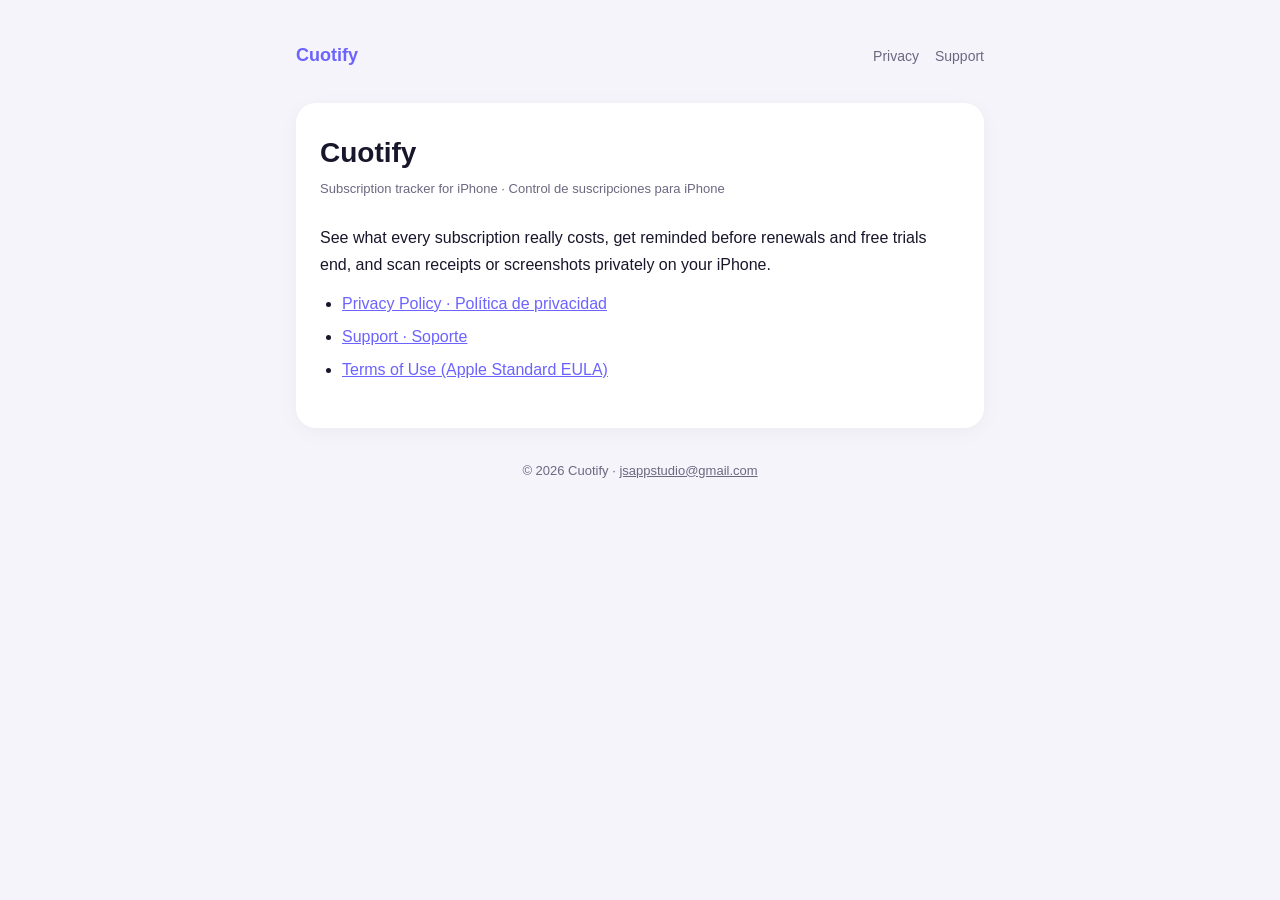
<file: index.html>
<!DOCTYPE html>
<html lang="en">
<head>
<meta charset="UTF-8">
<meta name="viewport" content="width=device-width, initial-scale=1.0">
<title>Cuotify</title>
<link rel="stylesheet" href="style.css">
</head>
<body>
<div class="container">
<header>
<a href="/substrack-site/" class="logo">Cuotify</a>
<nav><a href="/substrack-site/privacy/">Privacy</a><a href="/substrack-site/support/">Support</a></nav>
</header>
<div class="card">
<h1>Cuotify</h1>
<p class="hint">Subscription tracker for iPhone · Control de suscripciones para iPhone</p>
<p>See what every subscription really costs, get reminded before renewals and free trials end, and scan receipts or screenshots privately on your iPhone.</p>
<ul>
<li><a href="privacy/">Privacy Policy · Política de privacidad</a></li>
<li><a href="support/">Support · Soporte</a></li>
<li><a href="https://www.apple.com/legal/internet-services/itunes/dev/stdeula/">Terms of Use (Apple Standard EULA)</a></li>
</ul>
</div>
<footer>© 2026 Cuotify · <a href="mailto:jsappstudio@gmail.com">jsappstudio@gmail.com</a></footer>
</div>
</body>
</html>
</file>
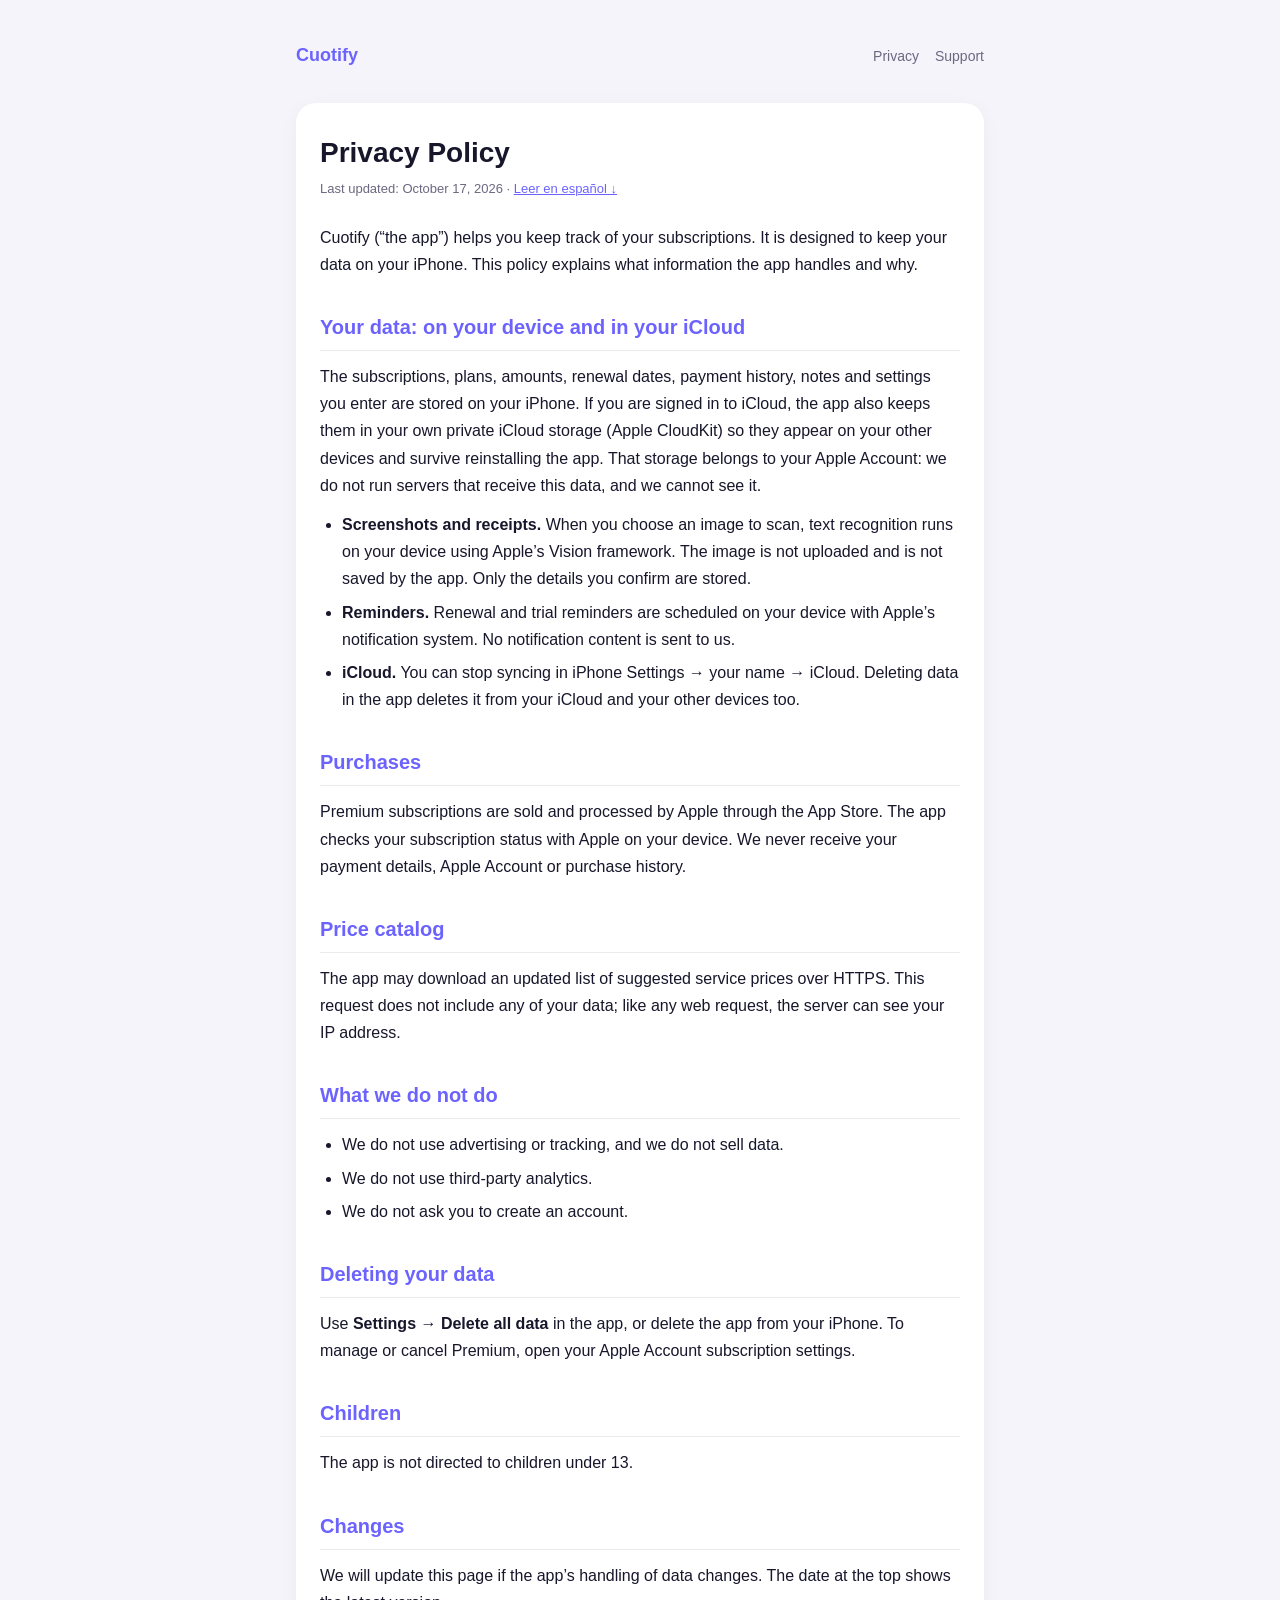
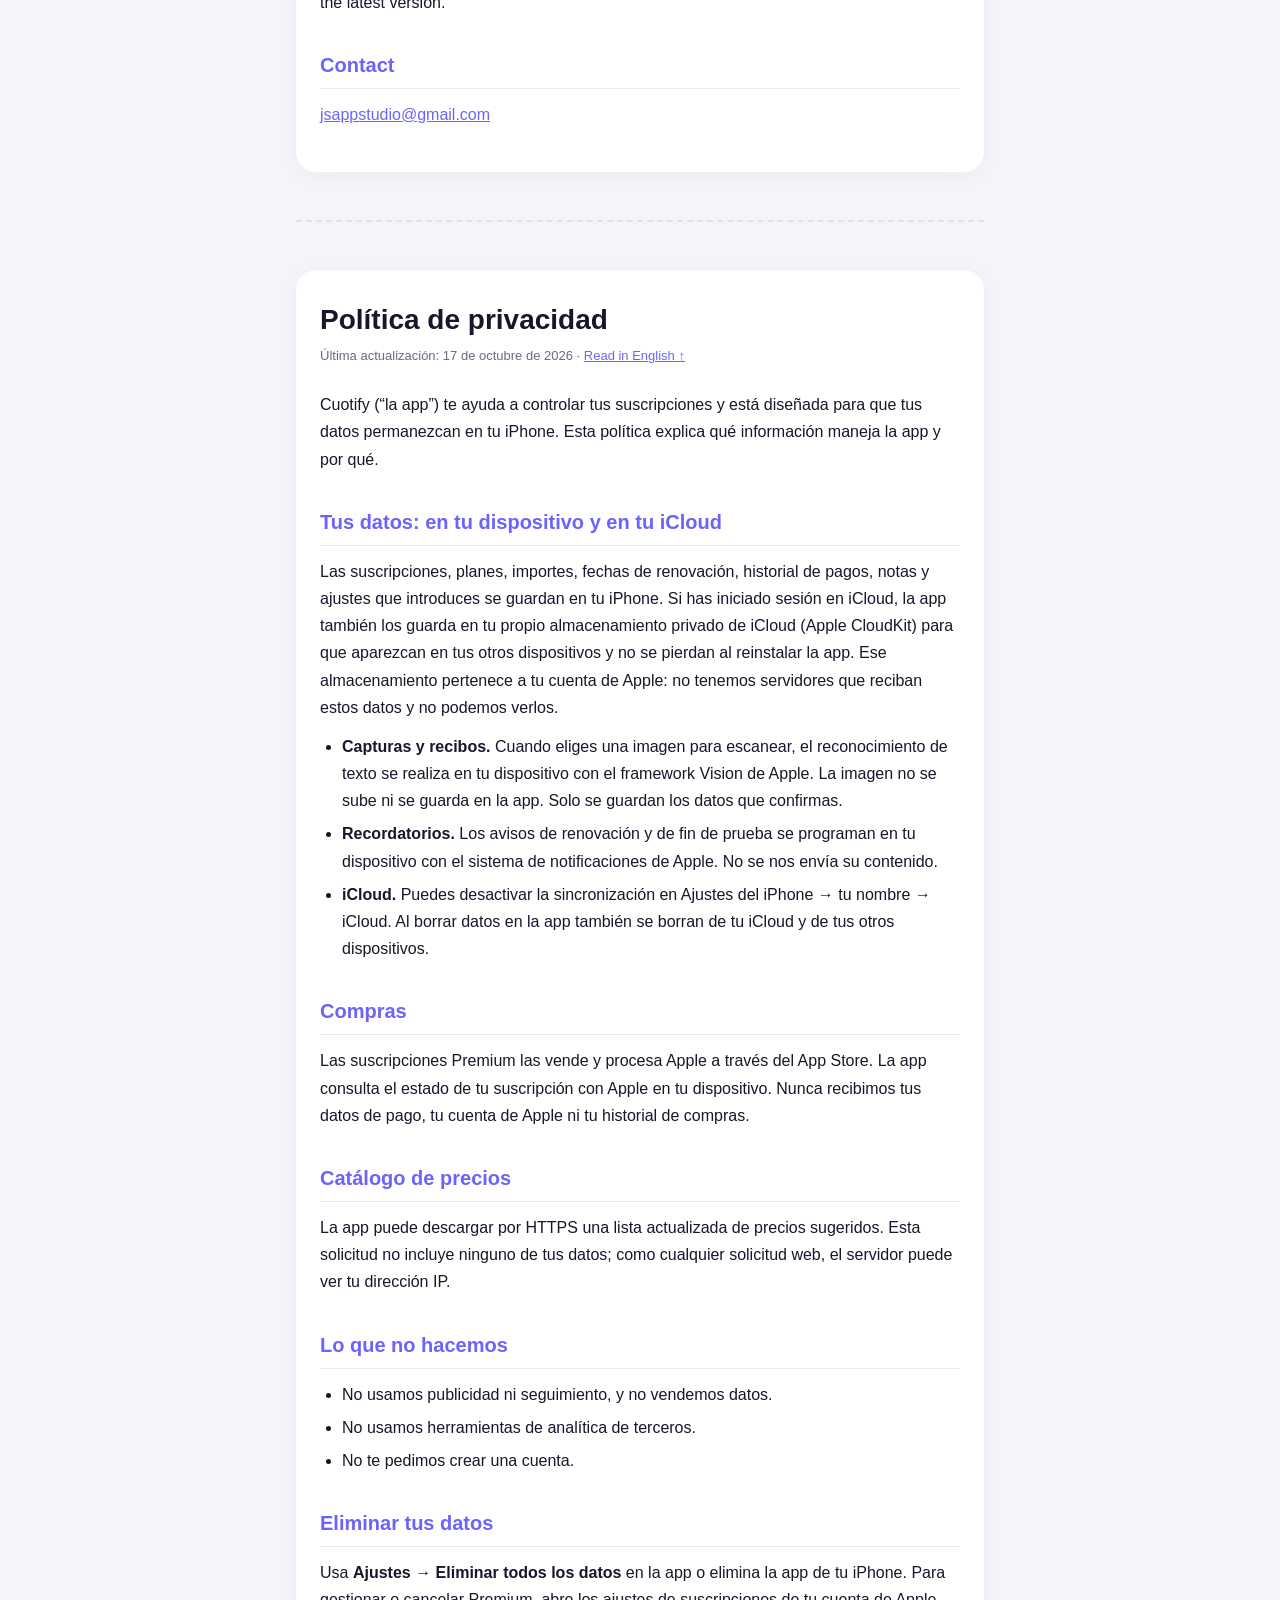
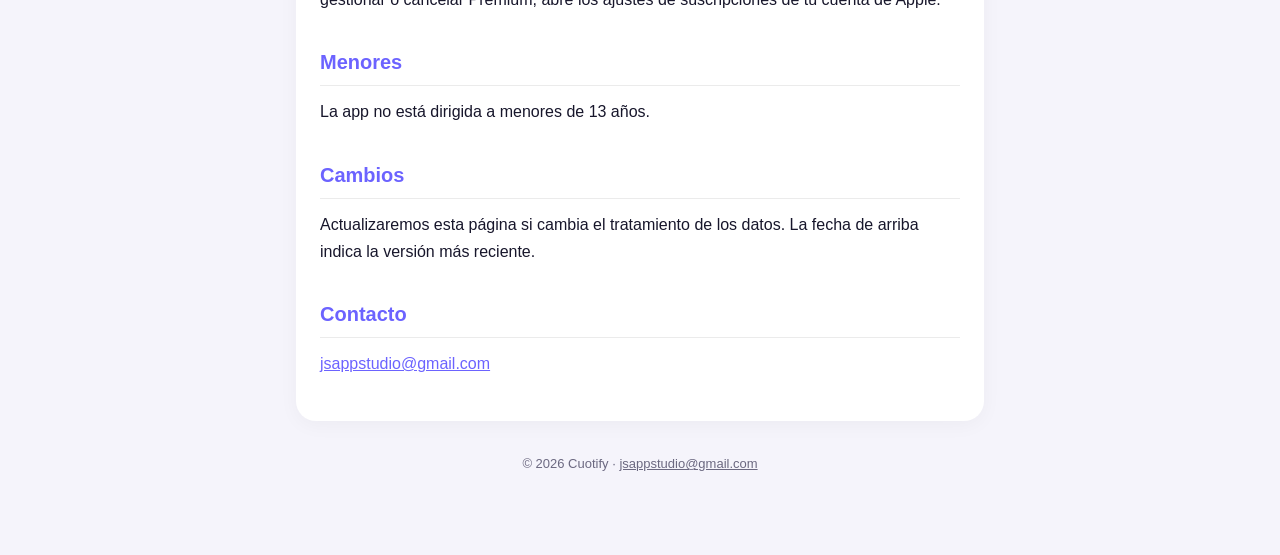
<file: privacy/index.html>
<!DOCTYPE html>
<html lang="en">
<head>
<meta charset="UTF-8">
<meta name="viewport" content="width=device-width, initial-scale=1.0">
<title>Privacy Policy · Política de privacidad — Cuotify</title>
<link rel="stylesheet" href="../style.css">
</head>
<body>
<div class="container">
<header>
<a href="/substrack-site/" class="logo">Cuotify</a>
<nav><a href="/substrack-site/privacy/">Privacy</a><a href="/substrack-site/support/">Support</a></nav>
</header>
<div class="card">
<h1>Privacy Policy</h1>
<p class="hint">Last updated: October 17, 2026 · <a href="#es">Leer en español ↓</a></p>

<p>Cuotify (“the app”) helps you keep track of your subscriptions. It is designed to keep your data on your iPhone. This policy explains what information the app handles and why.</p>

<h2>Your data: on your device and in your iCloud</h2>
<p>The subscriptions, plans, amounts, renewal dates, payment history, notes and settings you enter are stored on your iPhone. If you are signed in to iCloud, the app also keeps them in your own private iCloud storage (Apple CloudKit) so they appear on your other devices and survive reinstalling the app. That storage belongs to your Apple Account: we do not run servers that receive this data, and we cannot see it.</p>
<ul>
<li><strong>Screenshots and receipts.</strong> When you choose an image to scan, text recognition runs on your device using Apple’s Vision framework. The image is not uploaded and is not saved by the app. Only the details you confirm are stored.</li>
<li><strong>Reminders.</strong> Renewal and trial reminders are scheduled on your device with Apple’s notification system. No notification content is sent to us.</li>
<li><strong>iCloud.</strong> You can stop syncing in iPhone Settings → your name → iCloud. Deleting data in the app deletes it from your iCloud and your other devices too.</li>
</ul>

<h2>Purchases</h2>
<p>Premium subscriptions are sold and processed by Apple through the App Store. The app checks your subscription status with Apple on your device. We never receive your payment details, Apple Account or purchase history.</p>

<h2>Price catalog</h2>
<p>The app may download an updated list of suggested service prices over HTTPS. This request does not include any of your data; like any web request, the server can see your IP address.</p>

<h2>What we do not do</h2>
<ul>
<li>We do not use advertising or tracking, and we do not sell data.</li>
<li>We do not use third-party analytics.</li>
<li>We do not ask you to create an account.</li>
</ul>

<h2>Deleting your data</h2>
<p>Use <strong>Settings → Delete all data</strong> in the app, or delete the app from your iPhone. To manage or cancel Premium, open your Apple Account subscription settings.</p>

<h2>Children</h2>
<p>The app is not directed to children under 13.</p>

<h2>Changes</h2>
<p>We will update this page if the app’s handling of data changes. The date at the top shows the latest version.</p>

<h2>Contact</h2>
<p><a href="mailto:jsappstudio@gmail.com">jsappstudio@gmail.com</a></p>
</div>

<hr class="divider" id="es">

<div class="card" lang="es">
<h1>Política de privacidad</h1>
<p class="hint">Última actualización: 17 de octubre de 2026 · <a href="#">Read in English ↑</a></p>

<p>Cuotify (“la app”) te ayuda a controlar tus suscripciones y está diseñada para que tus datos permanezcan en tu iPhone. Esta política explica qué información maneja la app y por qué.</p>

<h2>Tus datos: en tu dispositivo y en tu iCloud</h2>
<p>Las suscripciones, planes, importes, fechas de renovación, historial de pagos, notas y ajustes que introduces se guardan en tu iPhone. Si has iniciado sesión en iCloud, la app también los guarda en tu propio almacenamiento privado de iCloud (Apple CloudKit) para que aparezcan en tus otros dispositivos y no se pierdan al reinstalar la app. Ese almacenamiento pertenece a tu cuenta de Apple: no tenemos servidores que reciban estos datos y no podemos verlos.</p>
<ul>
<li><strong>Capturas y recibos.</strong> Cuando eliges una imagen para escanear, el reconocimiento de texto se realiza en tu dispositivo con el framework Vision de Apple. La imagen no se sube ni se guarda en la app. Solo se guardan los datos que confirmas.</li>
<li><strong>Recordatorios.</strong> Los avisos de renovación y de fin de prueba se programan en tu dispositivo con el sistema de notificaciones de Apple. No se nos envía su contenido.</li>
<li><strong>iCloud.</strong> Puedes desactivar la sincronización en Ajustes del iPhone → tu nombre → iCloud. Al borrar datos en la app también se borran de tu iCloud y de tus otros dispositivos.</li>
</ul>

<h2>Compras</h2>
<p>Las suscripciones Premium las vende y procesa Apple a través del App Store. La app consulta el estado de tu suscripción con Apple en tu dispositivo. Nunca recibimos tus datos de pago, tu cuenta de Apple ni tu historial de compras.</p>

<h2>Catálogo de precios</h2>
<p>La app puede descargar por HTTPS una lista actualizada de precios sugeridos. Esta solicitud no incluye ninguno de tus datos; como cualquier solicitud web, el servidor puede ver tu dirección IP.</p>

<h2>Lo que no hacemos</h2>
<ul>
<li>No usamos publicidad ni seguimiento, y no vendemos datos.</li>
<li>No usamos herramientas de analítica de terceros.</li>
<li>No te pedimos crear una cuenta.</li>
</ul>

<h2>Eliminar tus datos</h2>
<p>Usa <strong>Ajustes → Eliminar todos los datos</strong> en la app o elimina la app de tu iPhone. Para gestionar o cancelar Premium, abre los ajustes de suscripciones de tu cuenta de Apple.</p>

<h2>Menores</h2>
<p>La app no está dirigida a menores de 13 años.</p>

<h2>Cambios</h2>
<p>Actualizaremos esta página si cambia el tratamiento de los datos. La fecha de arriba indica la versión más reciente.</p>

<h2>Contacto</h2>
<p><a href="mailto:jsappstudio@gmail.com">jsappstudio@gmail.com</a></p>
</div>
<footer>© 2026 Cuotify · <a href="mailto:jsappstudio@gmail.com">jsappstudio@gmail.com</a></footer>
</div>
</body>
</html>
</file>
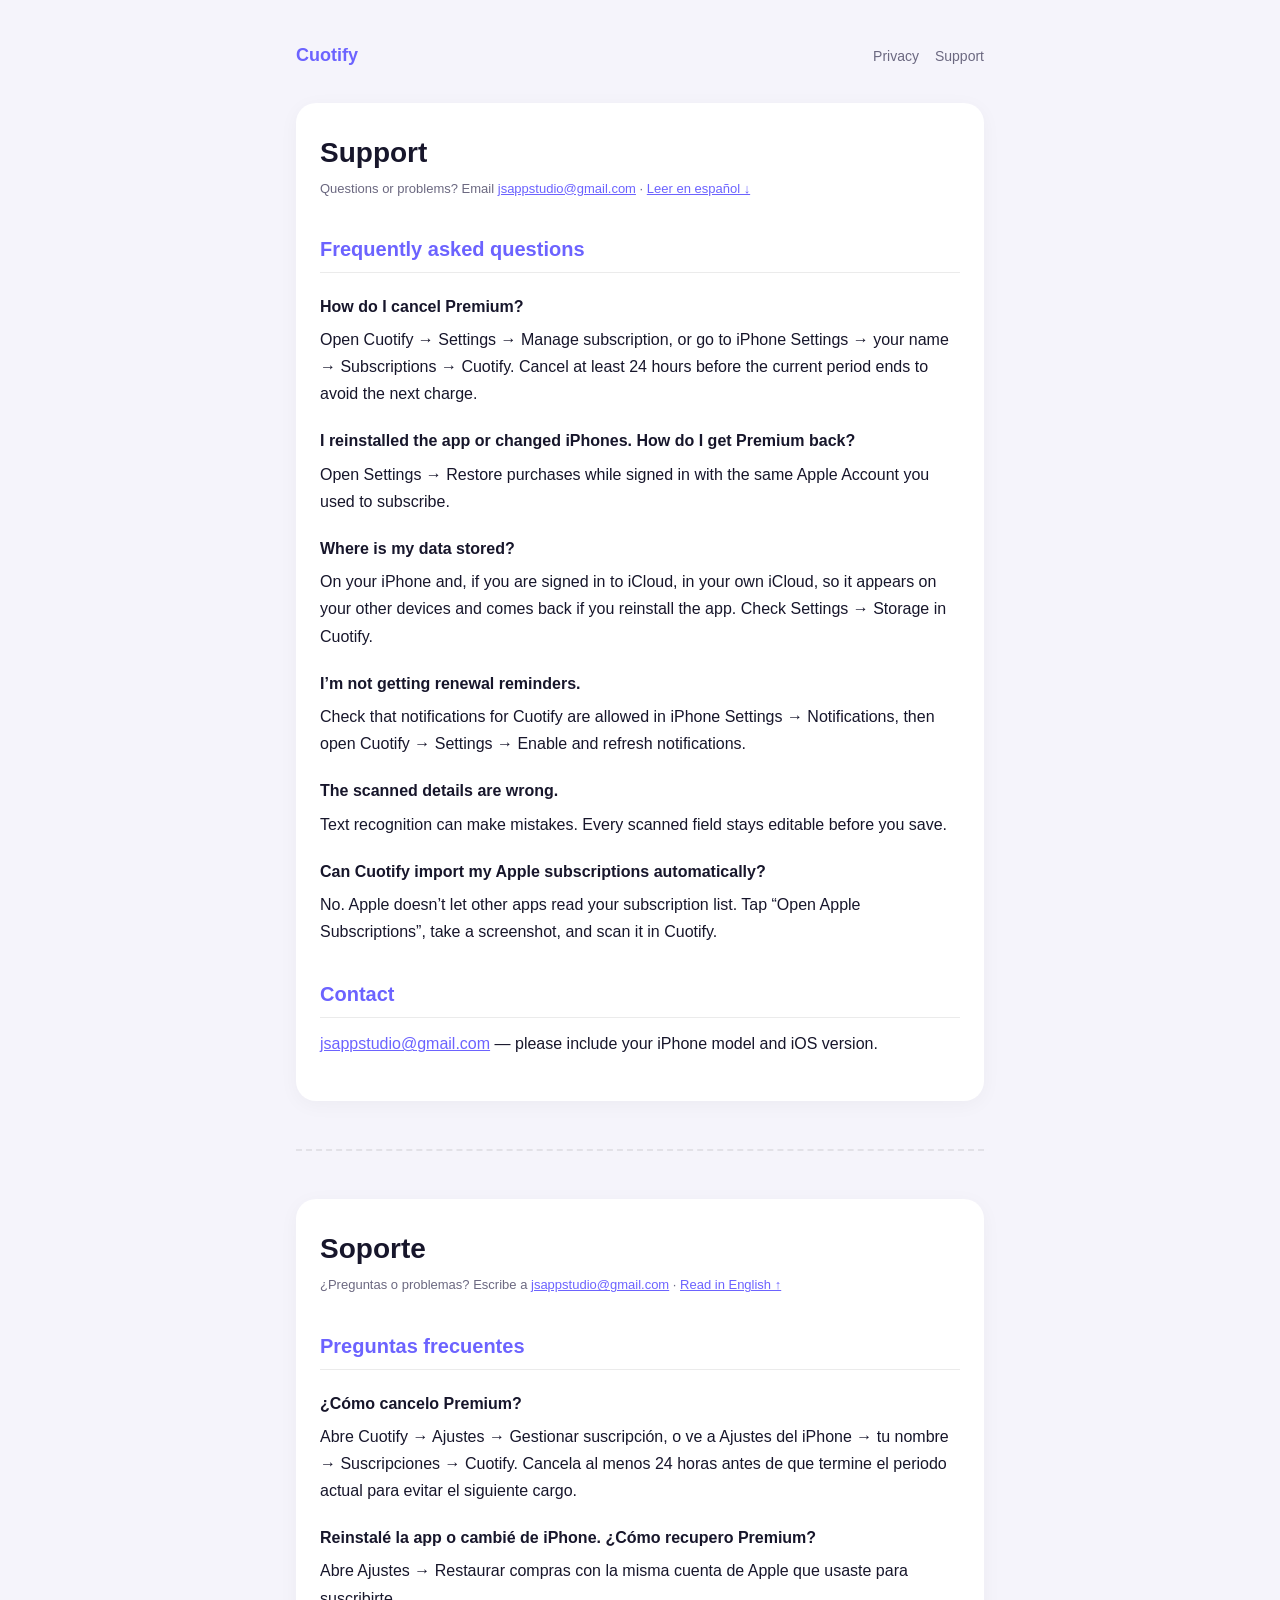
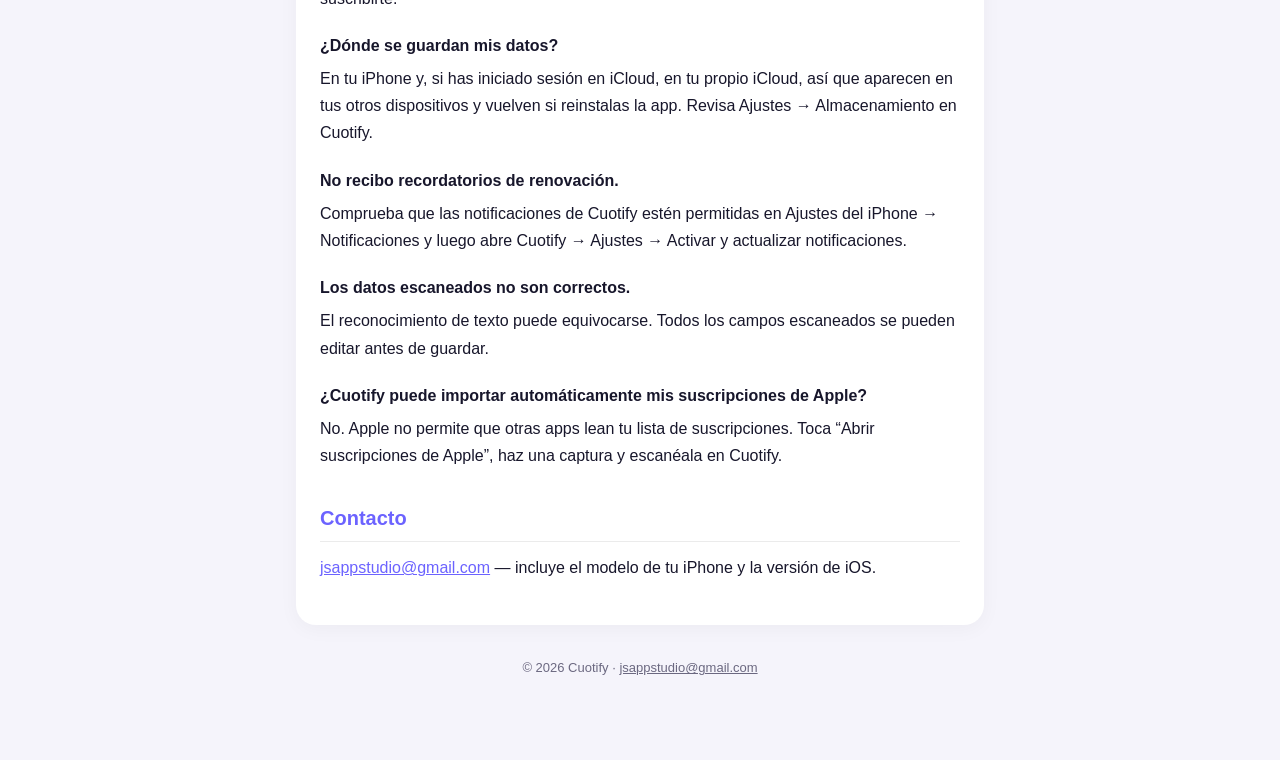
<file: support/index.html>
<!DOCTYPE html>
<html lang="en">
<head>
<meta charset="UTF-8">
<meta name="viewport" content="width=device-width, initial-scale=1.0">
<title>Support · Soporte — Cuotify</title>
<link rel="stylesheet" href="../style.css">
</head>
<body>
<div class="container">
<header>
<a href="/substrack-site/" class="logo">Cuotify</a>
<nav><a href="/substrack-site/privacy/">Privacy</a><a href="/substrack-site/support/">Support</a></nav>
</header>
<div class="card">
<h1>Support</h1>
<p class="hint">Questions or problems? Email <a href="mailto:jsappstudio@gmail.com">jsappstudio@gmail.com</a> · <a href="#es">Leer en español ↓</a></p>

<h2>Frequently asked questions</h2>
<h3>How do I cancel Premium?</h3>
<p>Open Cuotify → Settings → Manage subscription, or go to iPhone Settings → your name → Subscriptions → Cuotify. Cancel at least 24 hours before the current period ends to avoid the next charge.</p>
<h3>I reinstalled the app or changed iPhones. How do I get Premium back?</h3>
<p>Open Settings → Restore purchases while signed in with the same Apple Account you used to subscribe.</p>
<h3>Where is my data stored?</h3>
<p>On your iPhone and, if you are signed in to iCloud, in your own iCloud, so it appears on your other devices and comes back if you reinstall the app. Check Settings → Storage in Cuotify.</p>
<h3>I’m not getting renewal reminders.</h3>
<p>Check that notifications for Cuotify are allowed in iPhone Settings → Notifications, then open Cuotify → Settings → Enable and refresh notifications.</p>
<h3>The scanned details are wrong.</h3>
<p>Text recognition can make mistakes. Every scanned field stays editable before you save.</p>
<h3>Can Cuotify import my Apple subscriptions automatically?</h3>
<p>No. Apple doesn’t let other apps read your subscription list. Tap “Open Apple Subscriptions”, take a screenshot, and scan it in Cuotify.</p>

<h2>Contact</h2>
<p><a href="mailto:jsappstudio@gmail.com">jsappstudio@gmail.com</a> — please include your iPhone model and iOS version.</p>
</div>

<hr class="divider" id="es">

<div class="card" lang="es">
<h1>Soporte</h1>
<p class="hint">¿Preguntas o problemas? Escribe a <a href="mailto:jsappstudio@gmail.com">jsappstudio@gmail.com</a> · <a href="#">Read in English ↑</a></p>

<h2>Preguntas frecuentes</h2>
<h3>¿Cómo cancelo Premium?</h3>
<p>Abre Cuotify → Ajustes → Gestionar suscripción, o ve a Ajustes del iPhone → tu nombre → Suscripciones → Cuotify. Cancela al menos 24 horas antes de que termine el periodo actual para evitar el siguiente cargo.</p>
<h3>Reinstalé la app o cambié de iPhone. ¿Cómo recupero Premium?</h3>
<p>Abre Ajustes → Restaurar compras con la misma cuenta de Apple que usaste para suscribirte.</p>
<h3>¿Dónde se guardan mis datos?</h3>
<p>En tu iPhone y, si has iniciado sesión en iCloud, en tu propio iCloud, así que aparecen en tus otros dispositivos y vuelven si reinstalas la app. Revisa Ajustes → Almacenamiento en Cuotify.</p>
<h3>No recibo recordatorios de renovación.</h3>
<p>Comprueba que las notificaciones de Cuotify estén permitidas en Ajustes del iPhone → Notificaciones y luego abre Cuotify → Ajustes → Activar y actualizar notificaciones.</p>
<h3>Los datos escaneados no son correctos.</h3>
<p>El reconocimiento de texto puede equivocarse. Todos los campos escaneados se pueden editar antes de guardar.</p>
<h3>¿Cuotify puede importar automáticamente mis suscripciones de Apple?</h3>
<p>No. Apple no permite que otras apps lean tu lista de suscripciones. Toca “Abrir suscripciones de Apple”, haz una captura y escanéala en Cuotify.</p>

<h2>Contacto</h2>
<p><a href="mailto:jsappstudio@gmail.com">jsappstudio@gmail.com</a> — incluye el modelo de tu iPhone y la versión de iOS.</p>
</div>
<footer>© 2026 Cuotify · <a href="mailto:jsappstudio@gmail.com">jsappstudio@gmail.com</a></footer>
</div>
</body>
</html>
</file>
<file: style.css>
:root { --accent: #6C63FF; --bg: #F5F4FB; --text: #17162B; --text-secondary: #6B6880; --card: #ffffff; --rule: rgba(0,0,0,0.08); }
@media (prefers-color-scheme: dark) { :root { --bg: #111019; --text: #F1F0FA; --text-secondary: #A3A0B8; --card: #1C1A29; --rule: rgba(255,255,255,0.1); } }
* { box-sizing: border-box; margin: 0; padding: 0; }
body { font-family: -apple-system, BlinkMacSystemFont, "Segoe UI", Roboto, sans-serif; background: var(--bg); color: var(--text); line-height: 1.7; -webkit-font-smoothing: antialiased; }
.container { max-width: 720px; margin: 0 auto; padding: 40px 16px 80px; }
header { display: flex; justify-content: space-between; align-items: center; gap: 12px; flex-wrap: wrap; margin-bottom: 32px; }
.logo { font-size: 18px; font-weight: 700; color: var(--accent); text-decoration: none; }
nav a { color: var(--text-secondary); text-decoration: none; margin-left: 16px; font-size: 14px; }
nav a:hover, a { color: var(--accent); }
.card { background: var(--card); border-radius: 20px; padding: 32px 24px; box-shadow: 0 4px 20px rgba(0,0,0,0.04); margin-bottom: 24px; }
h1 { font-size: 28px; line-height: 1.25; margin-bottom: 8px; }
.hint { color: var(--text-secondary); font-size: 13px; margin-bottom: 24px; }
h2 { font-size: 20px; margin: 32px 0 12px; color: var(--accent); border-bottom: 1px solid var(--rule); padding-bottom: 6px; }
h3 { font-size: 16px; margin: 20px 0 6px; }
p, ul { margin-bottom: 12px; }
ul { padding-left: 22px; }
li { margin-bottom: 6px; }
.divider { border: 0; border-top: 2px dashed var(--rule); margin: 48px 0; }
footer { text-align: center; color: var(--text-secondary); font-size: 13px; margin-top: 32px; }
footer a { color: var(--text-secondary); }
</file>
